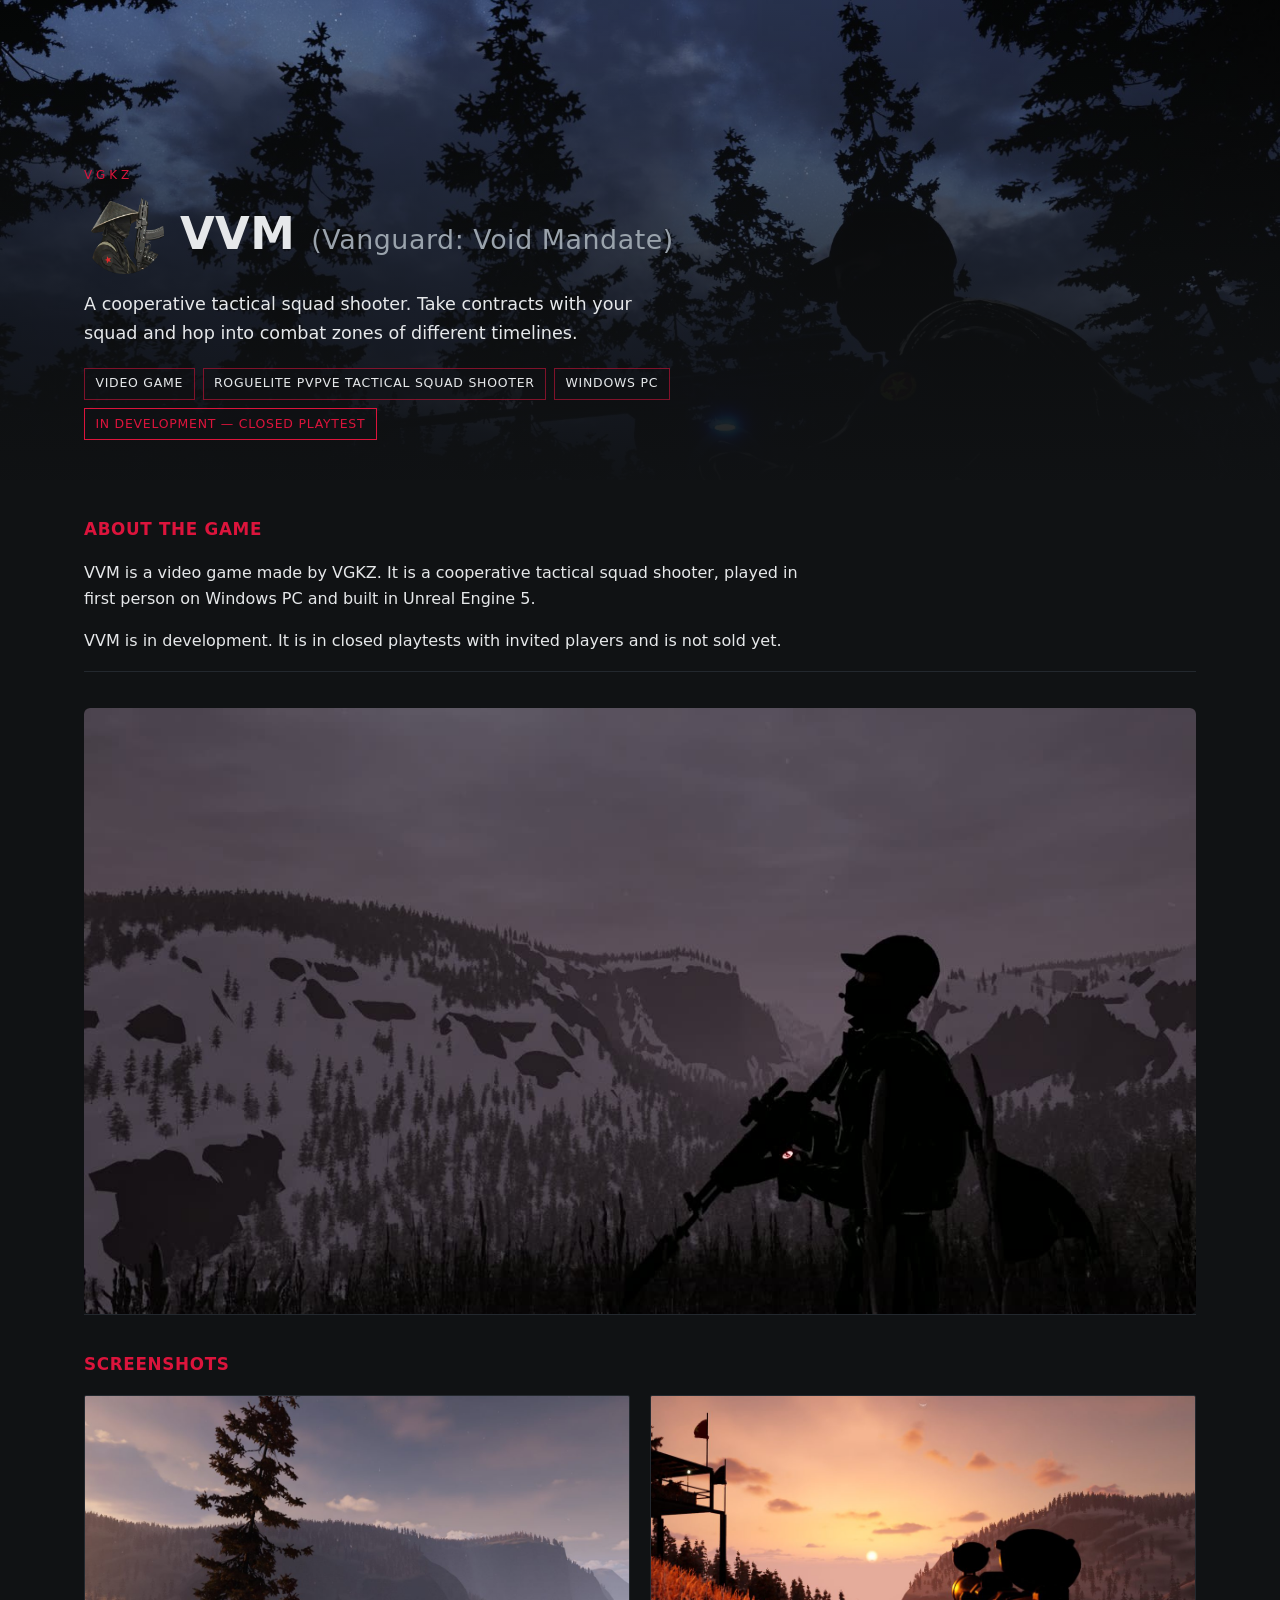
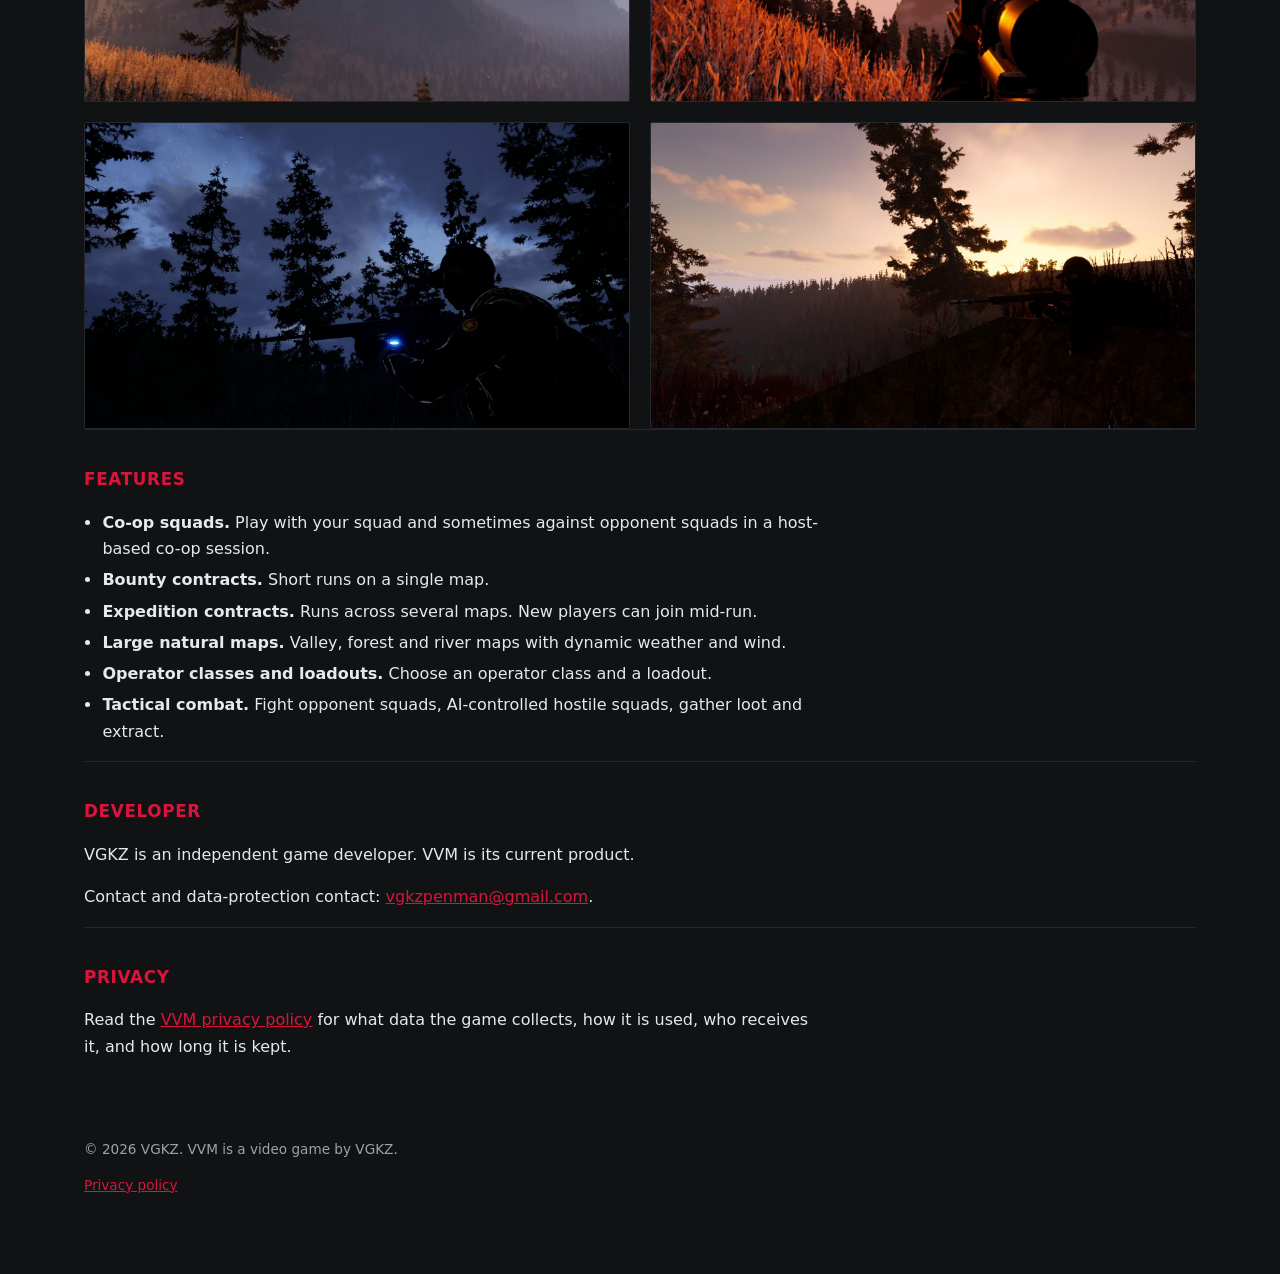
<file: index.html>
<!DOCTYPE html>
<html lang="en">
<head>
<meta charset="utf-8">
<meta name="viewport" content="width=device-width, initial-scale=1">
<title>VVM — co-op tactical squad shooter game by VGKZ</title>
<meta name="description" content="VVM is a video game by VGKZ: a cooperative tactical squad shooter in first person for Windows PC, built in Unreal Engine 5. In development, closed playtests.">
<meta property="og:type" content="website">
<meta property="og:site_name" content="VGKZ">
<meta property="og:title" content="VVM — co-op tactical squad shooter game by VGKZ">
<meta property="og:description" content="A cooperative tactical squad shooter for Windows PC by VGKZ. In development, closed playtests.">
<meta property="og:url" content="https://vgkz.org/">
<meta property="og:image" content="https://vgkz.org/img/cover.jpg">
<meta property="og:image:alt" content="Night scene in a pine forest: a VVM operator in silhouette aims a rifle with a blue light.">
<link rel="icon" type="image/png" sizes="64x64" href="img/favicon.png">
<link rel="stylesheet" href="style.css">
</head>
<body>

<header class="hero">
  <img class="hero-bg" src="img/cover.jpg" width="1920" height="1047" alt="Night scene in a pine forest under a starry sky. A VVM operator in silhouette aims a rifle with a small blue light on the weapon.">
  <div class="hero-inner">
    <p class="org">VGKZ</p>
    <div class="hero-title">
      <img class="hero-icon" src="img/icon.png" width="256" height="256" alt="VVM icon: an operator in a conical hat and black face covering, holding an assault rifle.">
      <h1>VVM <span lang="en">(Vanguard: Void Mandate)</span></h1>
    </div>
    <p class="tagline">A cooperative tactical squad shooter. Take contracts with your squad and hop into combat zones of different timelines.</p>
    <ul class="badges">
      <li>Video game</li>
      <li>Roguelite PVPVE tactical squad shooter</li>
      <li>Windows PC</li>
      <li class="status">In development — closed playtest</li>
    </ul>
  </div>
</header>

<main>
  <section id="about">
    <h2>About the game</h2>
    <p>
      VVM is a video game made by VGKZ. It is a cooperative tactical squad shooter, played
      in first person on Windows PC and built in Unreal Engine 5.
    </p>
    <p>
      VVM is in development. It is in closed playtests with invited players and is not sold yet.
    </p>
  </section>

  <section id="gameplay">
    <h2></h2>
    <video class="gameplay-video" src="img/gameplay.mp4" poster="img/gameplay-poster.jpg" width="1280" height="698" autoplay muted loop playsinline preload="auto" aria-label="VVM gameplay: an operator with a rifle stands in tall grass above a snowy forested valley at dusk."></video>
  </section>

  <section id="screenshots">
    <h2>Screenshots</h2>
    <div class="gallery">
      <figure>
        <img src="img/shot1.jpg" width="1600" height="718" loading="lazy" alt="Late-afternoon view over a forested valley with misty ridges. A tall lone pine and dry golden grass stand in the foreground.">
      </figure>
      <figure>
        <img src="img/shot2.jpg" width="1600" height="652" loading="lazy" alt="View through a rifle scope at sunset. A wooden watchtower with a red flag stands on the left, above dry grass and forested hills.">
      </figure>
      <figure>
        <img src="img/shot3.jpg" width="1600" height="872" loading="lazy" alt="Night scene in a dark pine forest. An operator in silhouette aims a rifle fitted with a bright blue light.">
      </figure>
      <figure>
        <img src="img/shot5.jpg" width="1600" height="876" loading="lazy" alt="Sunset over a forested hillside. An operator in silhouette, behind a grassy ridge, aims a rifle.">
      </figure>
    </div>
  </section>

  <section id="features">
    <h2>Features</h2>
    <ul>
      <li><strong>Co-op squads.</strong> Play with your squad and sometimes against opponent squads in a host-based co-op session.</li>
      <li><strong>Bounty contracts.</strong> Short runs on a single map.</li>
      <li><strong>Expedition contracts.</strong> Runs across several maps. New players can join mid-run.</li>
      <li><strong>Large natural maps.</strong> Valley, forest and river maps with dynamic weather and wind.</li>
      <li><strong>Operator classes and loadouts.</strong> Choose an operator class and a loadout.</li>
      <li><strong>Tactical combat.</strong> Fight opponent squads, AI-controlled hostile squads, gather loot and extract.</li>
    </ul>
  </section>

  <section id="developer">
    <h2>Developer</h2>
    <p>
      VGKZ is an independent game developer. VVM is its current product.
    </p>
    <p>
      Contact and data-protection contact:
      <a href="mailto:vgkzpenman@gmail.com">vgkzpenman@gmail.com</a>.
    </p>
  </section>

  <section id="privacy">
    <h2>Privacy</h2>
    <p>
      Read the <a href="privacy.html">VVM privacy policy</a> for what data the game collects, how it is
      used, who receives it, and how long it is kept.
    </p>
  </section>
</main>

<footer>
  <p>&copy; 2026 VGKZ. VVM is a video game by VGKZ.</p>
  <p><a href="privacy.html">Privacy policy</a></p>
</footer>
</body>
</html>
</file>
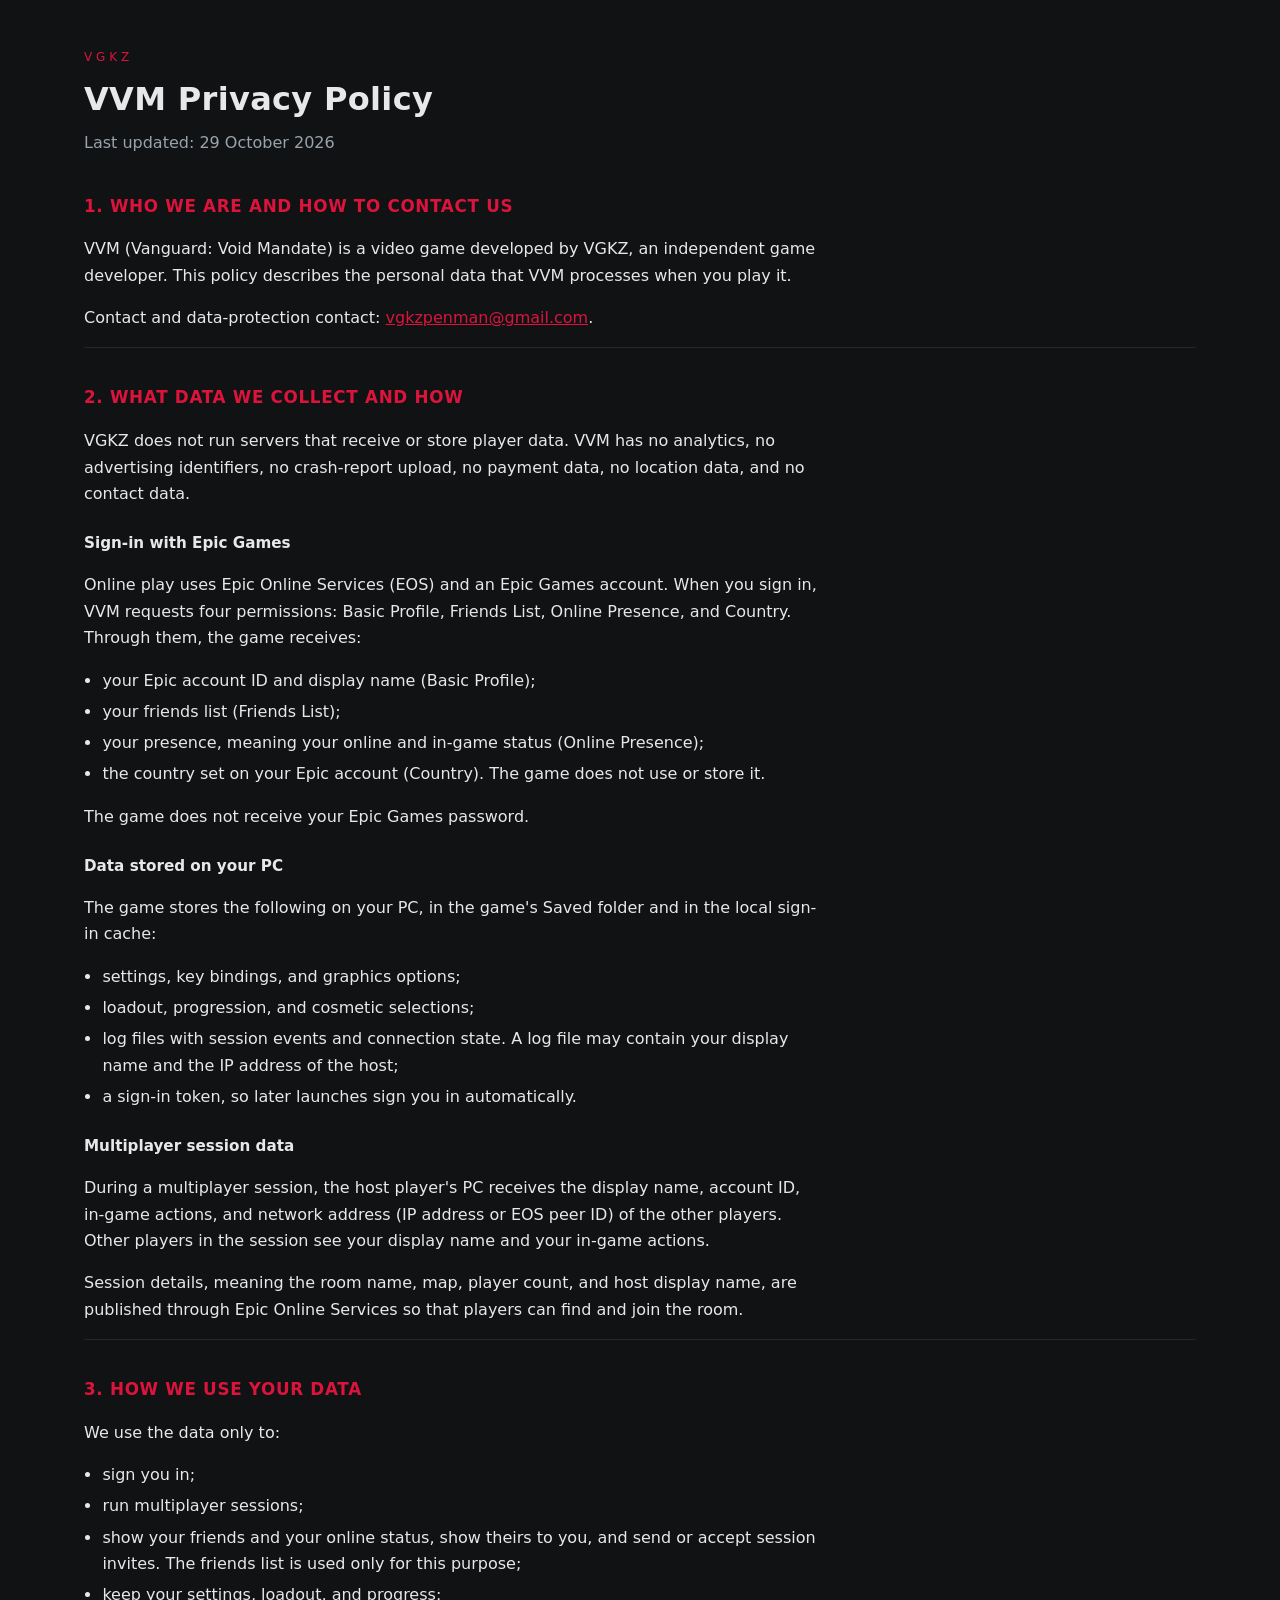
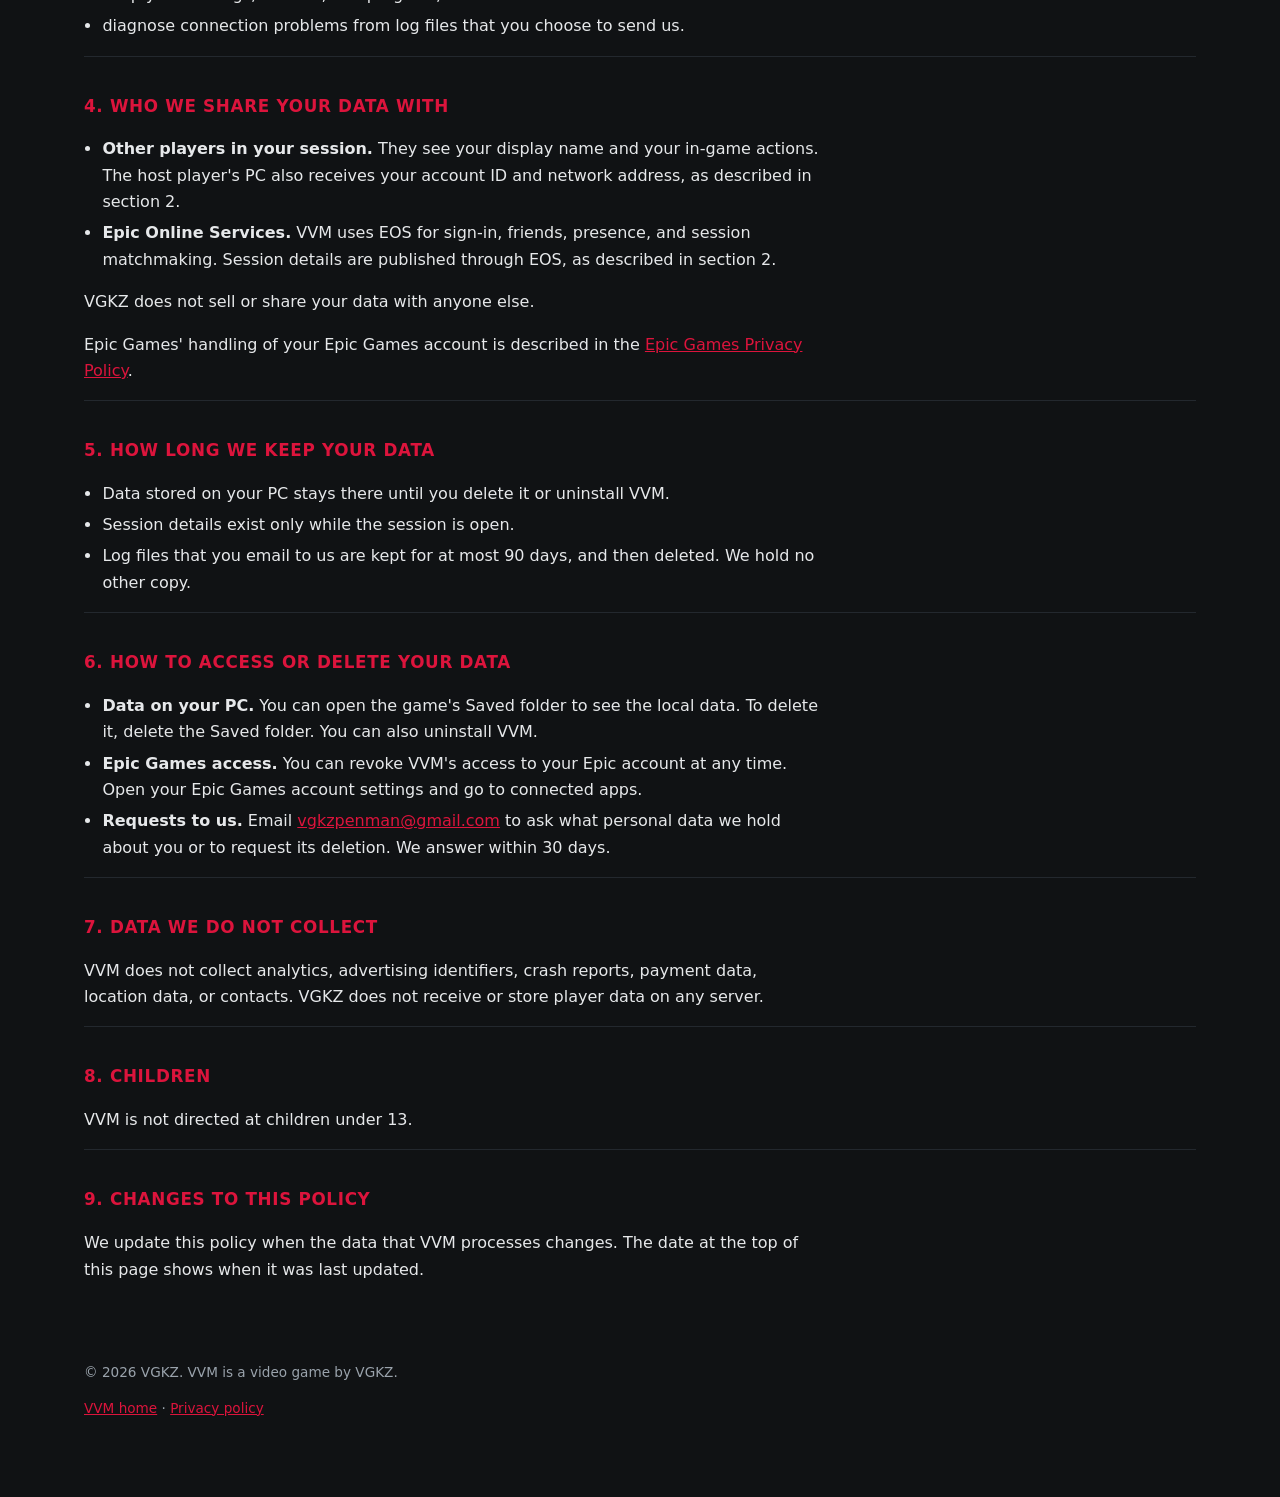
<file: privacy.html>
<!DOCTYPE html>
<html lang="en">
<head>
<meta charset="utf-8">
<meta name="viewport" content="width=device-width, initial-scale=1">
<title>VVM Privacy Policy — VGKZ</title>
<meta name="description" content="Privacy policy for VVM (Vanguard: Void Mandate), a video game by VGKZ. Covers the data the game collects, how it is used, shared and kept, and how to access or delete it.">
<link rel="icon" type="image/png" sizes="64x64" href="img/favicon.png">
<link rel="stylesheet" href="style.css">
</head>
<body>
<header>
  <p class="org">VGKZ</p>
  <h1>VVM Privacy Policy</h1>
  <p class="last-updated">Last updated: 29 October 2026</p>
</header>

<main>
  <section>
    <h2>1. Who we are and how to contact us</h2>
    <p>
      VVM (Vanguard: Void Mandate) is a video game developed by VGKZ, an independent game developer.
      This policy describes the personal data that VVM processes when you play it.
    </p>
    <p>
      Contact and data-protection contact: <a href="mailto:vgkzpenman@gmail.com">vgkzpenman@gmail.com</a>.
    </p>
  </section>

  <section>
    <h2>2. What data we collect and how</h2>
    <p>
      VGKZ does not run servers that receive or store player data. VVM has no analytics, no advertising
      identifiers, no crash-report upload, no payment data, no location data, and no contact data.
    </p>
    <h3>Sign-in with Epic Games</h3>
    <p>
      Online play uses Epic Online Services (EOS) and an Epic Games account. When you sign in, VVM requests
      four permissions: Basic Profile, Friends List, Online Presence, and Country. Through them, the game receives:
    </p>
    <ul>
      <li>your Epic account ID and display name (Basic Profile);</li>
      <li>your friends list (Friends List);</li>
      <li>your presence, meaning your online and in-game status (Online Presence);</li>
      <li>the country set on your Epic account (Country). The game does not use or store it.</li>
    </ul>
    <p>The game does not receive your Epic Games password.</p>
    <h3>Data stored on your PC</h3>
    <p>The game stores the following on your PC, in the game's Saved folder and in the local sign-in cache:</p>
    <ul>
      <li>settings, key bindings, and graphics options;</li>
      <li>loadout, progression, and cosmetic selections;</li>
      <li>log files with session events and connection state. A log file may contain your display name and the IP address of the host;</li>
      <li>a sign-in token, so later launches sign you in automatically.</li>
    </ul>
    <h3>Multiplayer session data</h3>
    <p>
      During a multiplayer session, the host player's PC receives the display name, account ID, in-game actions,
      and network address (IP address or EOS peer ID) of the other players. Other players in the session see your
      display name and your in-game actions.
    </p>
    <p>
      Session details, meaning the room name, map, player count, and host display name, are published through
      Epic Online Services so that players can find and join the room.
    </p>
  </section>

  <section>
    <h2>3. How we use your data</h2>
    <p>We use the data only to:</p>
    <ul>
      <li>sign you in;</li>
      <li>run multiplayer sessions;</li>
      <li>show your friends and your online status, show theirs to you, and send or accept session invites. The friends list is used only for this purpose;</li>
      <li>keep your settings, loadout, and progress;</li>
      <li>diagnose connection problems from log files that you choose to send us.</li>
    </ul>
  </section>

  <section>
    <h2>4. Who we share your data with</h2>
    <ul>
      <li>
        <strong>Other players in your session.</strong> They see your display name and your in-game actions.
        The host player's PC also receives your account ID and network address, as described in section 2.
      </li>
      <li>
        <strong>Epic Online Services.</strong> VVM uses EOS for sign-in, friends, presence, and session matchmaking.
        Session details are published through EOS, as described in section 2.
      </li>
    </ul>
    <p>VGKZ does not sell or share your data with anyone else.</p>
    <p>
      Epic Games' handling of your Epic Games account is described in the
      <a href="https://www.epicgames.com/site/en-US/privacypolicy">Epic Games Privacy Policy</a>.
    </p>
  </section>

  <section>
    <h2>5. How long we keep your data</h2>
    <ul>
      <li>Data stored on your PC stays there until you delete it or uninstall VVM.</li>
      <li>Session details exist only while the session is open.</li>
      <li>Log files that you email to us are kept for at most 90 days, and then deleted. We hold no other copy.</li>
    </ul>
  </section>

  <section>
    <h2>6. How to access or delete your data</h2>
    <ul>
      <li>
        <strong>Data on your PC.</strong> You can open the game's Saved folder to see the local data. To delete it,
        delete the Saved folder. You can also uninstall VVM.
      </li>
      <li>
        <strong>Epic Games access.</strong> You can revoke VVM's access to your Epic account at any time. Open your
        Epic Games account settings and go to connected apps.
      </li>
      <li>
        <strong>Requests to us.</strong> Email <a href="mailto:vgkzpenman@gmail.com">vgkzpenman@gmail.com</a> to ask
        what personal data we hold about you or to request its deletion. We answer within 30 days.
      </li>
    </ul>
  </section>

  <section>
    <h2>7. Data we do not collect</h2>
    <p>
      VVM does not collect analytics, advertising identifiers, crash reports, payment data, location data, or
      contacts. VGKZ does not receive or store player data on any server.
    </p>
  </section>

  <section>
    <h2>8. Children</h2>
    <p>VVM is not directed at children under 13.</p>
  </section>

  <section>
    <h2>9. Changes to this policy</h2>
    <p>
      We update this policy when the data that VVM processes changes. The date at the top of this page shows
      when it was last updated.
    </p>
  </section>
</main>

<footer>
  <p>&copy; 2026 VGKZ. VVM is a video game by VGKZ.</p>
  <p><a href="index.html">VVM home</a> · <a href="privacy.html">Privacy policy</a></p>
</footer>
</body>
</html>
</file>
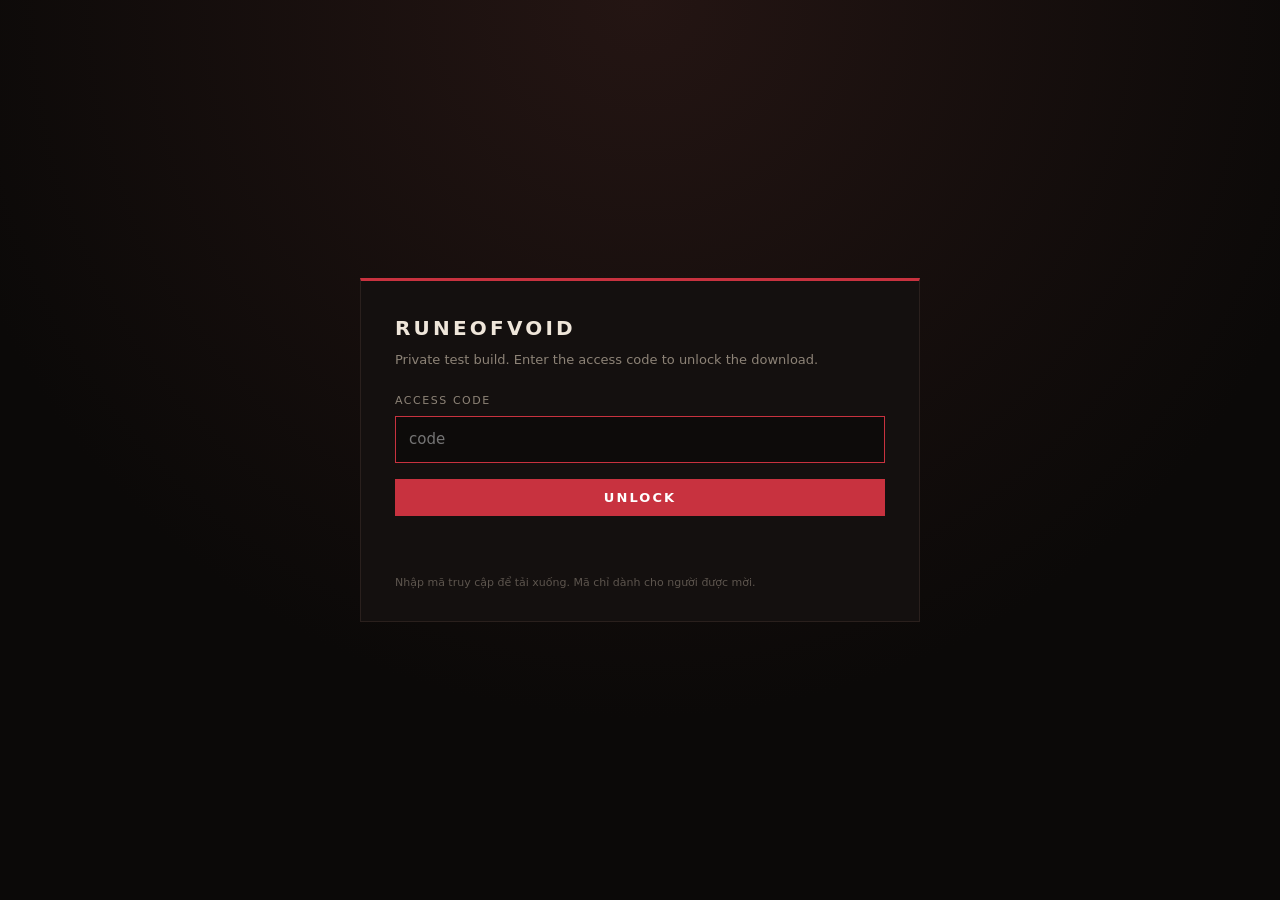
<file: rov/download.html>
<!DOCTYPE html>
<html lang="en">
<head>
<meta charset="utf-8">
<meta name="viewport" content="width=device-width, initial-scale=1">
<title>RuneOfVoid — Access</title>
<style>
  :root {
    --ink: #efe6da;
    --dim: #8d8377;
    --crimson: #c8323f;
    --panel: #14100f;
    --edge: #2a201d;
  }
  * { box-sizing: border-box; }
  body {
    margin: 0;
    min-height: 100vh;
    display: grid;
    place-items: center;
    background: radial-gradient(circle at 50% 0%, #241513 0%, #0b0908 65%);
    color: var(--ink);
    font: 15px/1.55 "Segoe UI", system-ui, sans-serif;
  }
  main {
    width: min(560px, 92vw);
    background: var(--panel);
    border: 1px solid var(--edge);
    border-top: 3px solid var(--crimson);
    padding: 32px 34px 30px;
  }
  h1 { margin: 0 0 6px; font-size: 20px; letter-spacing: .16em; text-transform: uppercase; }
  p.lead { margin: 0 0 22px; color: var(--dim); font-size: 13px; }
  label { display: block; font-size: 11px; letter-spacing: .14em; text-transform: uppercase; color: var(--dim); margin-bottom: 7px; }
  input {
    width: 100%;
    padding: 11px 13px;
    background: #0d0b0a;
    border: 1px solid var(--edge);
    color: var(--ink);
    font: inherit;
  }
  input:focus { outline: none; border-color: var(--crimson); }
  button {
    margin-top: 16px;
    width: 100%;
    padding: 12px;
    background: var(--crimson);
    border: 0;
    color: #fff;
    font: 600 13px/1 "Segoe UI", system-ui, sans-serif;
    letter-spacing: .16em;
    text-transform: uppercase;
    cursor: pointer;
  }
  button:disabled { background: #3a2a2a; color: var(--dim); cursor: default; }
  .msg { margin-top: 14px; font-size: 13px; min-height: 20px; }
  .msg.bad { color: #ff7a7a; }
  .msg.good { color: #7ddc9a; }
  .reveal { display: none; margin-top: 22px; padding-top: 20px; border-top: 1px solid var(--edge); }
  .reveal.on { display: block; }
  a.dl {
    display: block;
    text-align: center;
    padding: 13px;
    background: var(--crimson);
    color: #fff;
    text-decoration: none;
    font: 600 13px/1 "Segoe UI", system-ui, sans-serif;
    letter-spacing: .16em;
    text-transform: uppercase;
  }
  .meta { margin-top: 10px; font-size: 12px; color: var(--dim); word-break: break-all; }
  footer { margin-top: 24px; font-size: 11px; color: #5d554e; }
</style>
</head>
<body>
<main>
  <h1>RuneOfVoid</h1>
  <p class="lead">Private test build. Enter the access code to unlock the download.</p>

  <label for="code">Access code</label>
  <input id="code" type="password" autocomplete="off" spellcheck="false" placeholder="code">
  <button id="go">Unlock</button>
  <div id="msg" class="msg"></div>

  <div id="reveal" class="reveal">
    <a id="link" class="dl" href="#">Download launcher</a>
    <div id="meta" class="meta"></div>
  </div>

  <footer>Nhập mã truy cập để tải xuống. Mã chỉ dành cho người được mời.</footer>
</main>

<script>
(function () {
  var FORMAT = "rov-gate-1";
  var codeEl = document.getElementById("code");
  var goEl = document.getElementById("go");
  var msgEl = document.getElementById("msg");
  var revealEl = document.getElementById("reveal");
  var linkEl = document.getElementById("link");
  var metaEl = document.getElementById("meta");

  function say(text, kind) {
    msgEl.textContent = text;
    msgEl.className = "msg" + (kind ? " " + kind : "");
  }

  function base64ToBytes(value) {
    var binary = atob(value);
    var bytes = new Uint8Array(binary.length);
    for (var i = 0; i < binary.length; i++) {
      bytes[i] = binary.charCodeAt(i);
    }
    return bytes;
  }

  function joined(first, second) {
    var bytes = new Uint8Array(first.length + second.length);
    bytes.set(first, 0);
    bytes.set(second, first.length);
    return bytes;
  }

  async function unlock() {
    var code = codeEl.value.trim();
    if (!code) {
      say("Enter the access code.", "bad");
      codeEl.focus();
      return;
    }
    if (!window.crypto || !window.crypto.subtle) {
      say("This page needs HTTPS or localhost to unlock.", "bad");
      return;
    }

    goEl.disabled = true;
    say("Checking...");

    try {
      var response = await fetch("gate.bin", { cache: "no-store" });
      if (!response.ok) {
        throw new Error("gate file is missing (" + response.status + ")");
      }
      var envelope = await response.json();
      if (envelope.format !== FORMAT) {
        throw new Error("unknown gate format");
      }

      var baseKey = await crypto.subtle.importKey(
        "raw", new TextEncoder().encode(code), "PBKDF2", false, ["deriveKey"]);
      var key = await crypto.subtle.deriveKey(
        {
          name: "PBKDF2",
          salt: base64ToBytes(envelope.salt),
          iterations: envelope.iterations || 300000,
          hash: "SHA-256"
        },
        baseKey,
        { name: "AES-GCM", length: 256 },
        false,
        ["decrypt"]);

      var plain = await crypto.subtle.decrypt(
        {
          name: "AES-GCM",
          iv: base64ToBytes(envelope.nonce),
          additionalData: new TextEncoder().encode(FORMAT),
          tagLength: 128
        },
        key,
        joined(base64ToBytes(envelope.payload), base64ToBytes(envelope.tag)));

      var info = JSON.parse(new TextDecoder().decode(plain));
      linkEl.href = info.url;
      metaEl.textContent = "Version " + info.version + " · " + info.mib + " MB installer";
      revealEl.className = "reveal on";
      say("Unlocked. The download link is valid while the passphrase stays the same.", "good");
    } catch (error) {
      var text = String(error && error.message ? error.message : error);
      say(text.indexOf("gate file") === 0 ? text : "Wrong access code.", "bad");
      revealEl.className = "reveal";
    } finally {
      goEl.disabled = false;
    }
  }

  goEl.addEventListener("click", unlock);
  codeEl.addEventListener("keydown", function (event) {
    if (event.key === "Enter") {
      unlock();
    }
  });
  codeEl.focus();
})();
</script>
</body>
</html>
</file>
<file: style.css>
/* Shared style for the VVM site (home page and privacy policy). No external fonts, no scripts. */
:root {
    color-scheme: dark;
    --bg: #101214;
    --panel: #171b1f;
    --text: #e6e8ea;
    --muted: #9aa3ac;
    --accent: #dc143c;
    --page: 72rem;
    --measure: 46rem;
}

* { box-sizing: border-box; }

body {
    margin: 0;
    background: var(--bg);
    color: var(--text);
    font: 16px/1.65 "Segoe UI", system-ui, sans-serif;
}

header, main, footer {
    width: 100%;
    max-width: var(--page);
    margin: 0 auto;
    padding: 0 1.25rem;
}

header { padding-top: 3rem; }

.org {
    margin: 0;
    letter-spacing: 0.32em;
    text-transform: uppercase;
    font-size: 0.75rem;
    color: var(--accent);
}

h1 {
    margin: 0.35rem 0 0.25rem;
    font-size: 2rem;
    letter-spacing: 0.01em;
}

.tagline, .last-updated {
    margin: 0 0 2rem;
    color: var(--muted);
}

h2 {
    margin: 2.25rem 0 0.5rem;
    font-size: 1.05rem;
    letter-spacing: 0.04em;
    text-transform: uppercase;
    color: var(--accent);
}

h3 {
    margin: 1.5rem 0 0.35rem;
    font-size: 0.95rem;
    color: var(--text);
}

p, ul { max-width: var(--measure); }
ul { padding-left: 1.15rem; }
li { margin: 0.3rem 0; }

a { color: var(--accent); }

a:focus-visible {
    outline: 2px solid var(--accent);
    outline-offset: 3px;
}

img {
    display: block;
    max-width: 100%;
    height: auto;
}

section { border-top: 1px solid #23282e; }
section:first-of-type { border-top: 0; }

footer {
    padding: 3rem 1.25rem 4rem;
    color: var(--muted);
    font-size: 0.85rem;
}

/* Home page hero: full-width cover image with a dark gradient for text contrast. */
.hero {
    position: relative;
    isolation: isolate;
    overflow: hidden;
    max-width: none;
    padding: 0;
    display: flex;
    flex-direction: column;
    justify-content: flex-end;
    min-height: 30rem;
}

.hero::after {
    content: "";
    position: absolute;
    inset: 0;
    z-index: 0;
    background: linear-gradient(
        to bottom,
        rgba(16, 18, 20, 0.25) 0%,
        rgba(16, 18, 20, 0.70) 55%,
        rgba(16, 18, 20, 0.97) 100%
    );
}

.hero-bg {
    position: absolute;
    inset: 0;
    z-index: -1;
    width: 100%;
    height: 100%;
    object-fit: cover;
    object-position: 60% 35%;
}

.hero-inner {
    position: relative;
    z-index: 1;
    width: 100%;
    max-width: var(--page);
    margin: 0 auto;
    padding: 6rem 1.25rem 2.5rem;
}

.hero-title {
    display: flex;
    align-items: center;
    gap: 1rem;
    margin-top: 0.5rem;
}

.hero-icon {
    width: 5rem;
    height: 5rem;
    flex: none;
}

.hero h1 {
    margin: 0;
    font-size: clamp(1.9rem, 5.5vw, 2.8rem);
    line-height: 1.15;
}

.hero h1 span {
    font-size: 0.6em;
    font-weight: 400;
    letter-spacing: 0.02em;
    color: var(--muted);
}

.hero .tagline {
    margin: 1rem 0 0;
    max-width: 36rem;
    font-size: 1.1rem;
    color: var(--text);
}

.badges {
    list-style: none;
    padding: 0;
    margin: 1.25rem 0 0;
    display: flex;
    flex-wrap: wrap;
    gap: 0.5rem;
}

.badges li {
    margin: 0;
    padding: 0.3rem 0.65rem;
    border: 1px solid rgba(220, 20, 60, 0.55);
    background: rgba(16, 18, 20, 0.6);
    color: var(--text);
    font-size: 0.78rem;
    letter-spacing: 0.06em;
    text-transform: uppercase;
}

.badges li.status {
    border-color: var(--accent);
    color: var(--accent);
}

/* Screenshot gallery: one column on mobile, two on desktop; the odd last image spans both. */
.gallery {
    display: grid;
    grid-template-columns: 1fr;
    gap: 1rem;
    margin-top: 1rem;
}

.gallery figure { margin: 0; }

.gallery img {
    width: 100%;
    aspect-ratio: 16 / 9;
    object-fit: cover;
    border: 1px solid #23282e;
    border-radius: 2px;
}

@media (min-width: 40rem) {
    .gallery {
        grid-template-columns: repeat(2, minmax(0, 1fr));
    }

    .gallery figure:last-child:nth-child(odd) {
        grid-column: 1 / -1;
    }
}

@media (max-width: 40rem) {
    .hero { min-height: 26rem; }

    .hero-inner { padding-top: 4rem; }

    .hero-icon {
        width: 4rem;
        height: 4rem;
    }
}

.gameplay-video {
    display: block;
    width: 100%;
    max-width: 100%;
    margin-top: 1rem;
    height: auto;
    border-radius: 6px;
    background: #000;
}

@media (min-width: 64rem) {
    .gallery { grid-template-columns: repeat(2, minmax(0, 1fr)); gap: 1.25rem; }
}
</file>
